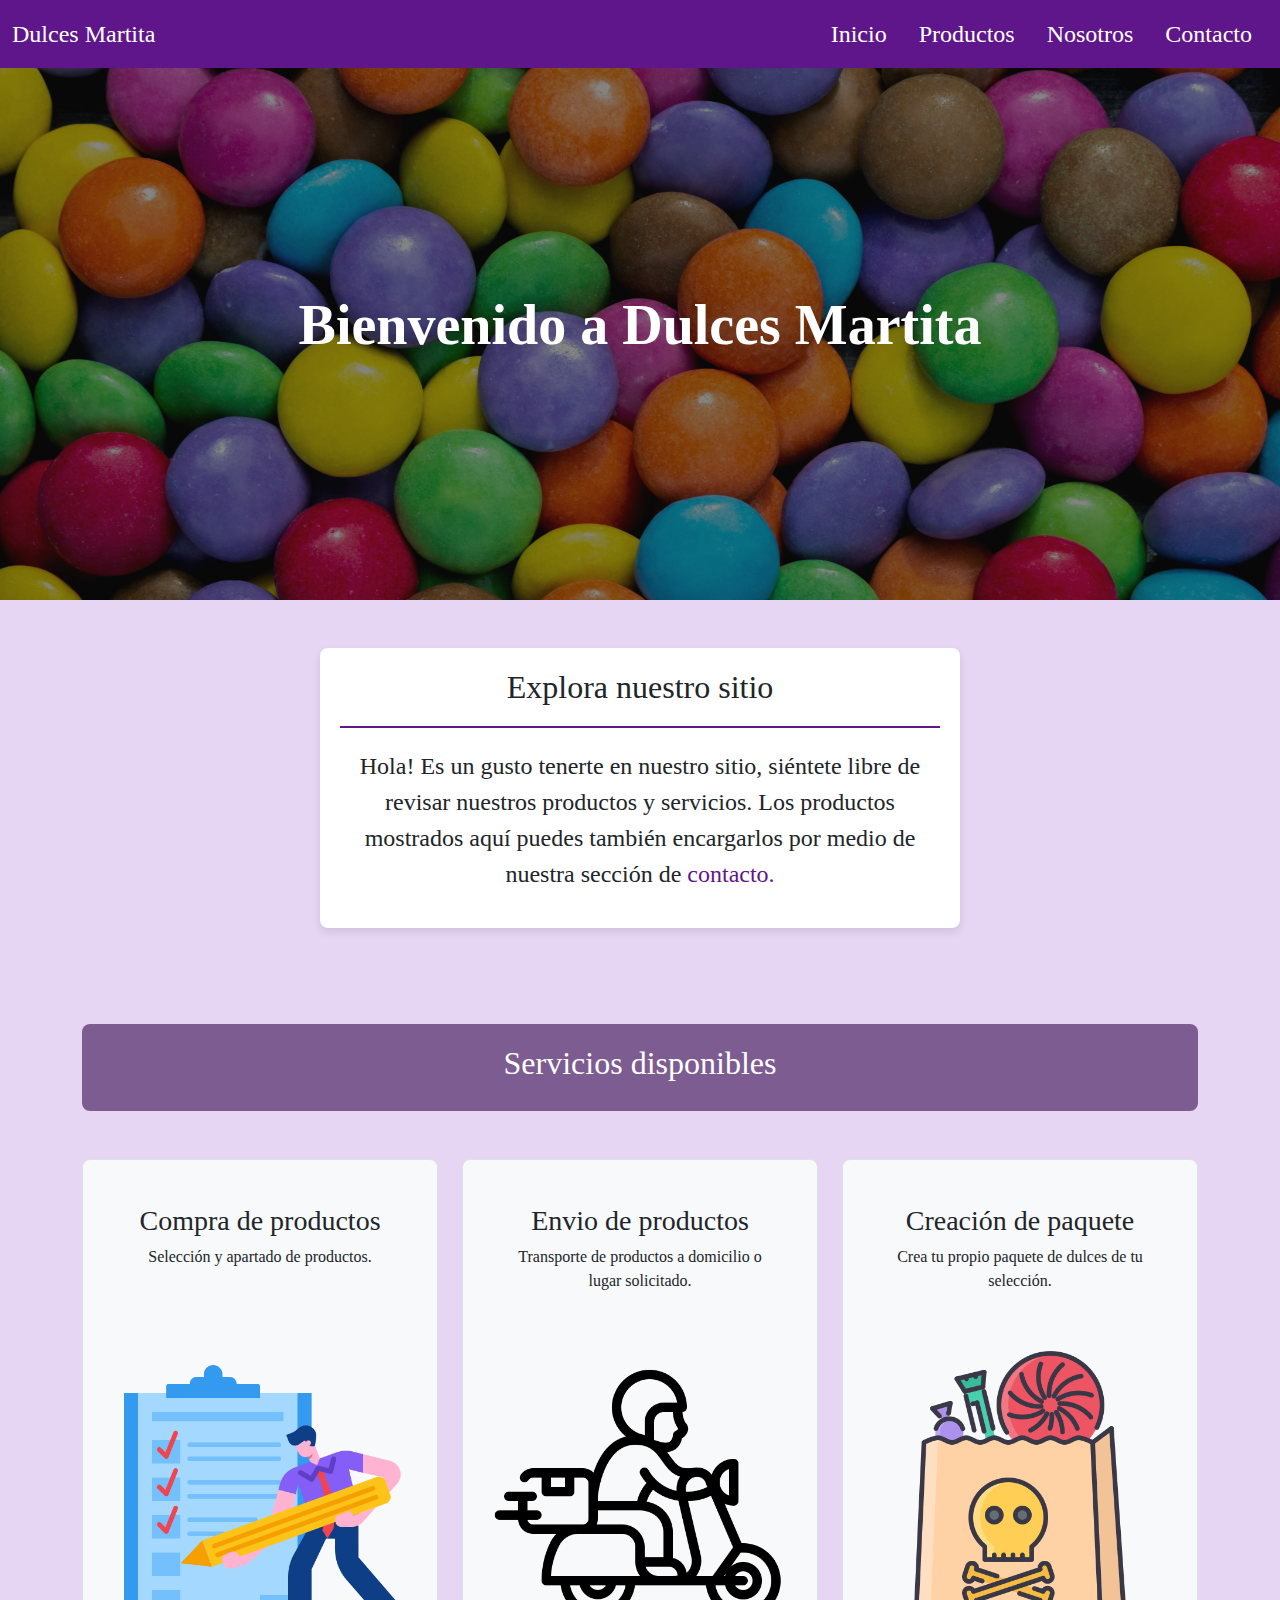
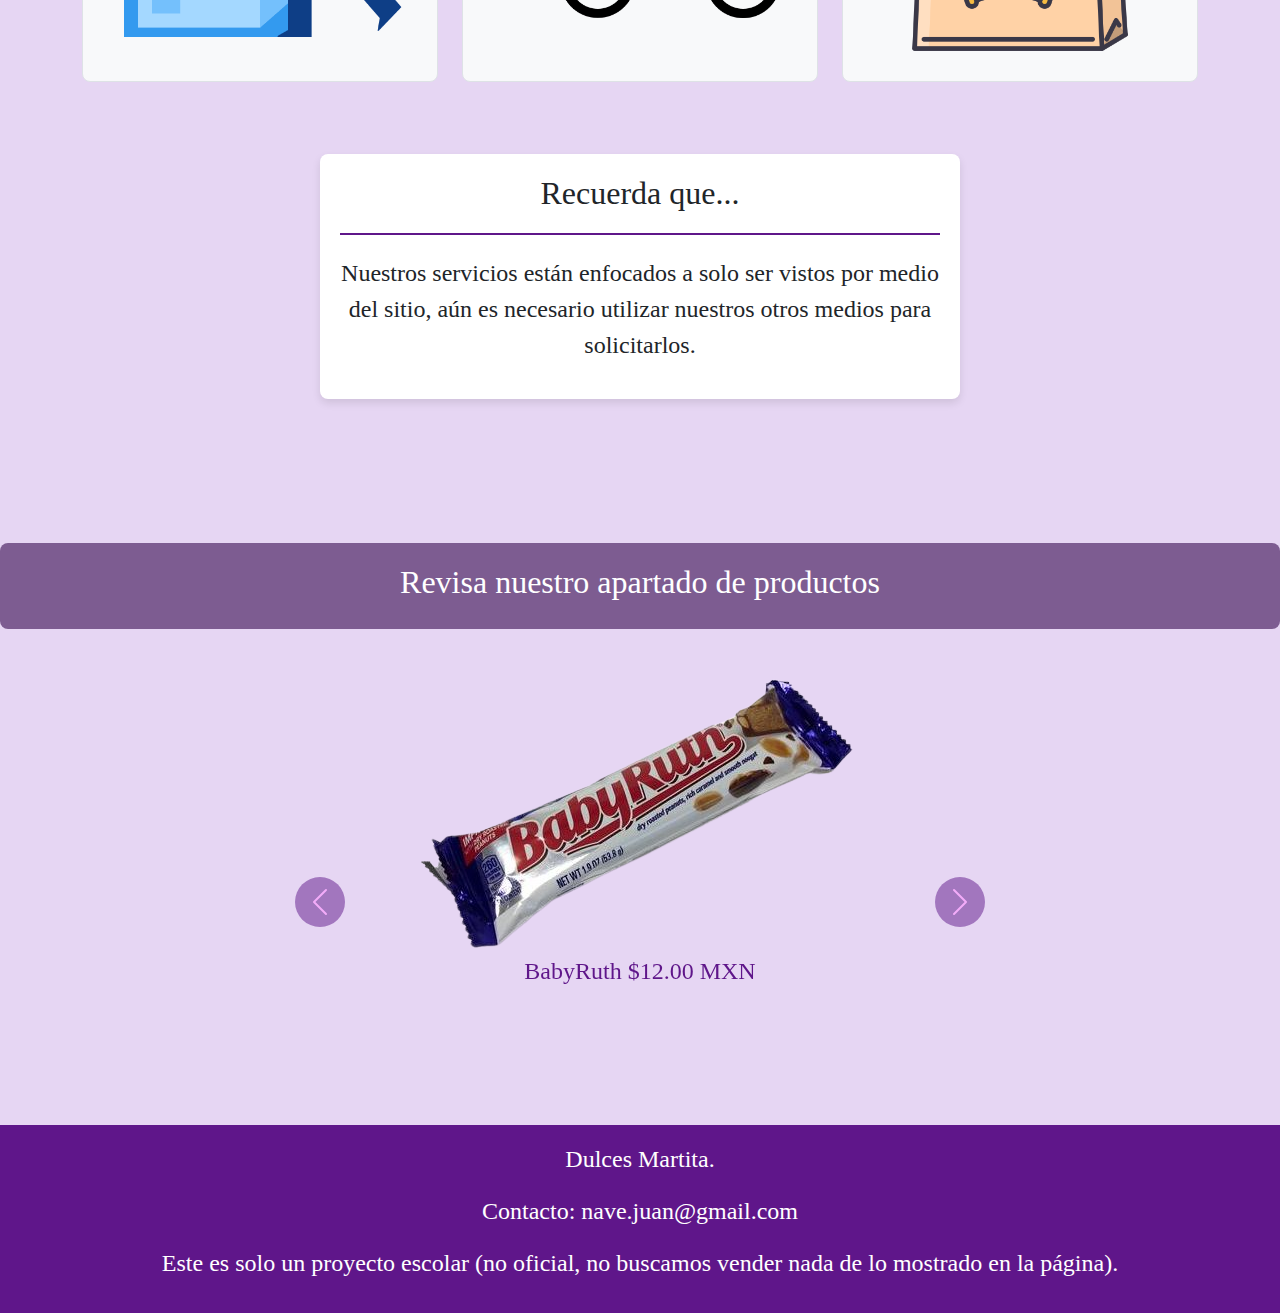
<file: index.html>
<!DOCTYPE html>
<html lang="es">
<head>
    <meta charset="UTF-8">
    <!-- bootstrap -->
    <link href="https://cdn.jsdelivr.net/npm/bootstrap@5.3.3/dist/css/bootstrap.min.css" 
    rel="stylesheet"
    integrity="sha384-QWTKZyjpPEjISv5WaRU9OFeRpok6YctnYmDr5pNlyT2bRjXh0JMhjY6hW+ALEwIH" 
    crossorigin="anonymous">
    <link rel="stylesheet" href="styles.css">
    <meta name="viewport" content="width=device-width, initial-scale=1.0">
    <title>Dulces Martita</title>
</head>
<body>
    <!-- Barra de navegación -->
    <nav class="navbar navbar-expand-lg navbar-dark">
        <div class="container-fluid">
            <a class="navbar-brand" href="index.html">Dulces Martita</a>
            <!-- Botón de hamburguesa -->
            <button class="navbar-toggler" type="button" data-bs-toggle="collapse" data-bs-target="#barrnavegacion" aria-controls="barrnavegacion" aria-expanded="false" aria-label="Toggle navigation">
                <span class="navbar-toggler-icon"></span>
            </button>
            <!-- Menú desplegable -->
            <div class="collapse navbar-collapse" id="barrnavegacion">
                <ul class="navbar-nav ms-auto">
                    <li class="nav-item">
                        <a class="nav-link px-3 active" href="index.html">Inicio</a>
                    </li>
                    <li class="nav-item">
                        <a class="nav-link px-3 active" href="productos.html">Productos</a>
                    </li>
                    <li class="nav-item">
                        <a class="nav-link px-3 active" href="nosotros.html">Nosotros</a>
                    </li>
                    <li class="nav-item">
                        <a class="nav-link px-3 active" href="contacto.html">Contacto</a>
                    </li>
                </ul>
            </div>
        </div>
    </nav>    
    <!-- Sección de imagen -->
    <section class="bg-image text-center position-relative">
        <div class="overlay"></div>
        <div class="d-flex h-100 align-items-center justify-content-center position-relative">
            <div class="text-white">
                <h1 class="display-4 fw-bold">Bienvenido a Dulces Martita</h1>
            </div>
        </div>
    </section>
    <!-- Sección descripción -->
    <section id="Descripción" class="py-5">
        <div class="d-flex justify-content-center">
            <div class="col-md-6 text-center">
                <div class="section-content">
                    <h2>Explora nuestro sitio</h2>
                    <p> 
                        Hola! Es un gusto tenerte en nuestro sitio, siéntete libre de revisar nuestros productos y servicios.
                        Los productos mostrados aquí puedes también encargarlos por medio de nuestra sección de <a href="contacto.html">contacto.</a>
                    </p>
                </div>
            </div>
        </div>
    </section>
     <!-- Sección de servicios -->
    <section id="Servicios" class="py-5">
        <div class="container">
            <div class="text-center mb-5 section-header">
                <h3 class="display-4">Servicios disponibles</h3>
            </div>
            <div class="row g-4">
                <div class="col-md-4 mb-4">
                    <div class="card service-card text-center h-100">
                        <div class="card-body">
                            <h3 class="car-title">Compra de productos</h3>
                            <p class="card-text">Selección y apartado de productos.</p>
                        </div>
                        <img src="images/cheque.png" class="card-img-bottom" alt="Encargo de productos">
                    </div>
                </div>
                <div class="col-md-4 mb-4">
                    <div class="card service-card text-center h-100">
                        <div class="card-body">
                            <h3 class="car-title">Envio de productos</h3>
                            <p class="card-text">Transporte de productos a domicilio o lugar solicitado.</p>
                        </div>
                        <img src="images/entrega-rapida.png" class="card-img-bottom" alt="Encargo de productos">
                    </div>
                </div>
                <div class="col-md-4 mb-4">
                    <div class="card service-card text-center h-100">
                        <div class="card-body">
                            <h3 class="car-title">Creación de paquete</h3>
                            <p class="card-text">Crea tu propio paquete de dulces de tu selección.</p>
                        </div>
                        <img src="images/dulce.png" class="card-img-bottom" alt="Encargo de productos">
                    </div>
                </div>
            </div>
        </div>
    <section id="Descripción" class="py-5">
        <div class="d-flex justify-content-center">
            <div class="col-md-6 text-center">
                <div class="section-content">
                    <h2>Recuerda que...</h2>
                    <p> 
                        Nuestros servicios están enfocados a solo ser vistos por medio del sitio, aún es necesario utilizar nuestros
                        otros medios para solicitarlos.  
                    </p>
                </div>
            </div>
        </div>
    </section>
    </section>
    <!-- Redirección a catalago con carrusel -->
    <!-- Sección de carrusel -->
    <section id="Carrusel" class="py-5">
        <div class="carousel-container">
            <div class="text-center mb-5 section-header">
                <h3 class="display-4">Revisa nuestro apartado de productos</h3>
            </div>
            <div id="carouselej" class="carousel slide text-center" data-bs-ride="carousel" data-bs-interval="2000">
                <!-- Indicadores -->
                <div class="carousel-indicators">
                    <button type="button" data-bs-target="#carouselej" data-bs-slide-to="0" class="active"></button>
                    <button type="button" data-bs-target="#carouselej" data-bs-slide-to="1"></button>
                    <button type="button" data-bs-target="#carouselej" data-bs-slide-to="2"></button>
                </div>

                <!-- Imágenes del carrusel -->
                <div class="carousel-inner">
                    <div class="carousel-item active">
                        <a href="productos.html">
                            <img src="images/bbruth.png" class="carousel-img" alt="Dulces 1">
                            <p>BabyRuth $12.00 MXN</p>
                        </a>
                    </div>
                    <div class="carousel-item">
                        <a href="productos.html">
                            <img src="images/picafresa2.png" class="carousel-img" alt="Dulces 2">
                            <p>Pica Fresa (bolsa) $70.00 MXN</p>
                        </a>
                    </div>
                    <div class="carousel-item">
                        <a href="productos.html">
                            <img src="images/Butter.png" class="carousel-img" alt="Dulces 3">
                            <p>ButterFinger $11.00 MXN</p>
                        </a>
                    </div>
                </div>

                <!-- Controles de navegación -->
                <button class="carousel-control-prev" type="button" data-bs-target="#carouselej" data-bs-slide="prev">
                    <span class="carousel-control-prev-icon"></span>
                </button>
                <button class="carousel-control-next" type="button" data-bs-target="#carouselej" data-bs-slide="next">
                    <span class="carousel-control-next-icon"></span>
                </button>
            </div>
        </div>
    </section>
          <!-- Footer -->
    <footer class="footer-custom text-center py-3">
        <div class="container">
            <p>Dulces Martita.</p>
            <p>Contacto: <a href="contacto.html" class="text-white">nave.juan@gmail.com</a></p>
            <p>Este es solo un proyecto escolar (no oficial, no buscamos vender nada de lo mostrado en la página).</p>
        </div>
    </footer>
    <script src="https://cdn.jsdelivr.net/npm/bootstrap@5.3.3/dist/js/bootstrap.bundle.min.js"></script>
</body>
</html>
</file>
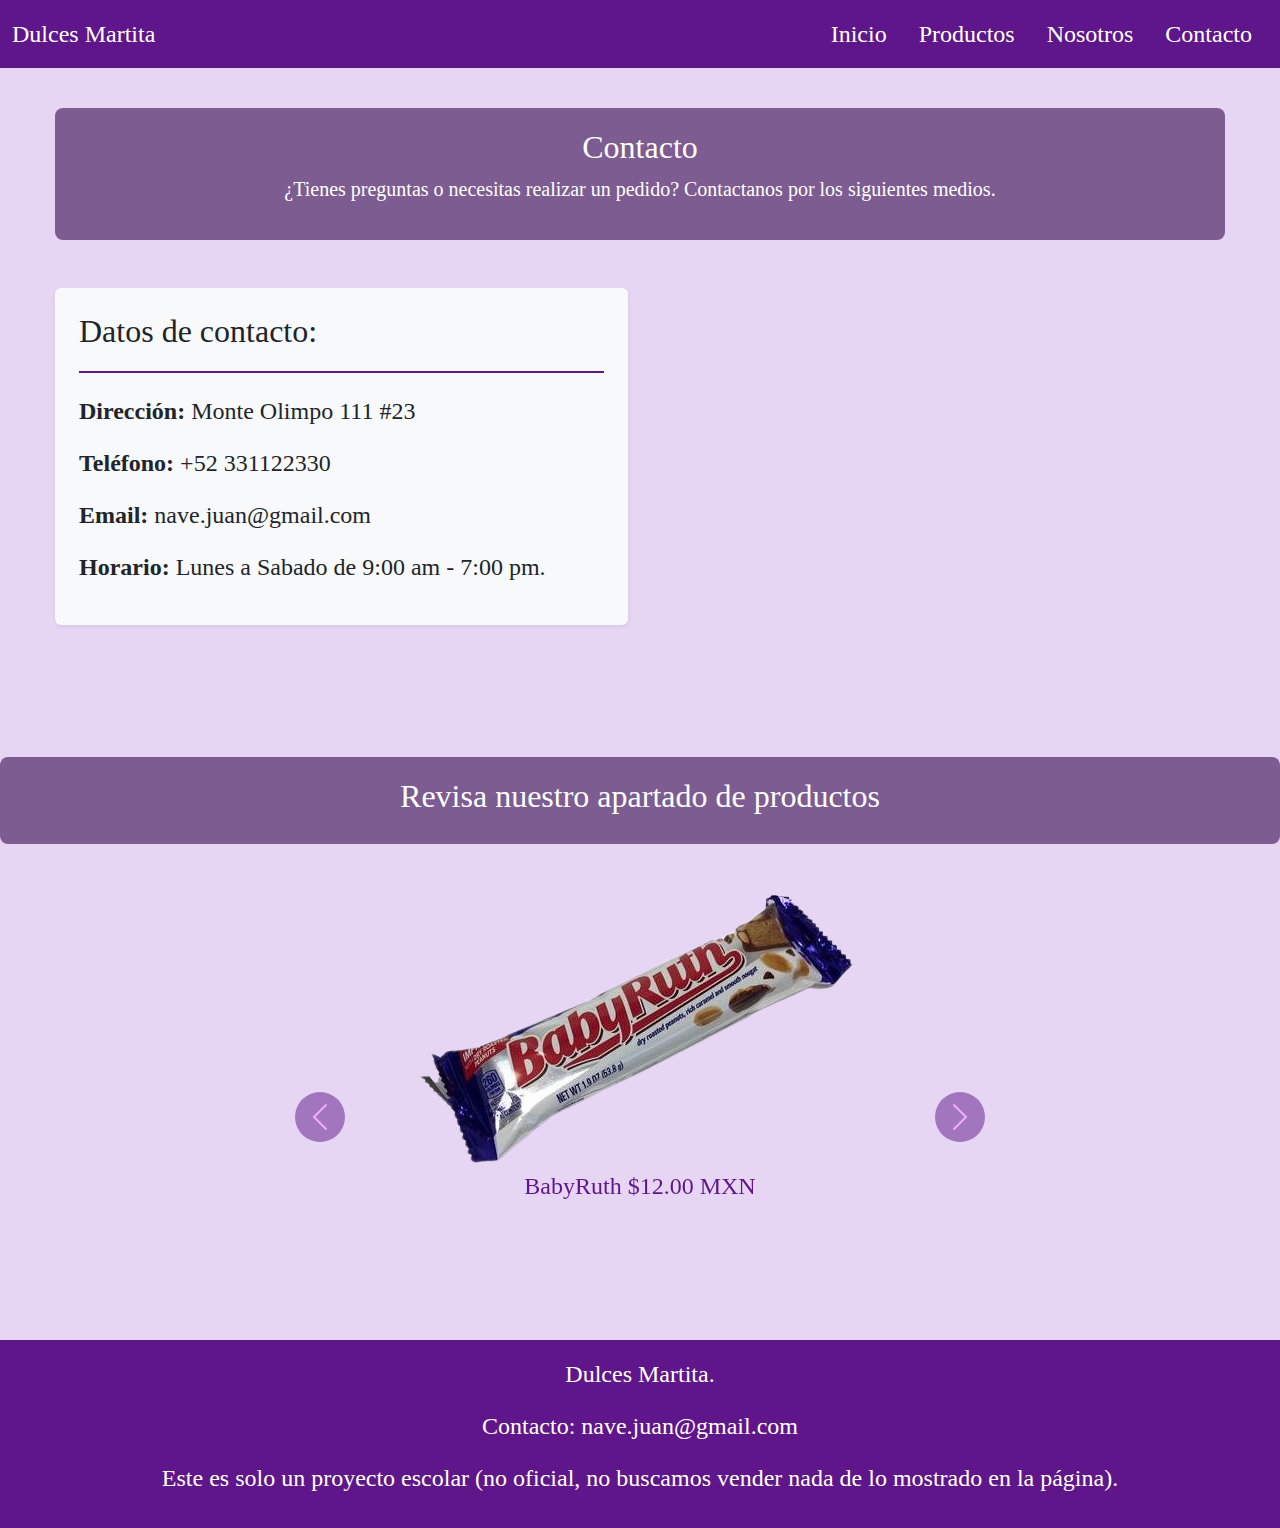
<file: contacto.html>
<!DOCTYPE html>
<html lang="es">
<head>
    <meta charset="UTF-8">
    <!-- bootstrap -->
    <link href="https://cdn.jsdelivr.net/npm/bootstrap@5.3.3/dist/css/bootstrap.min.css" 
    rel="stylesheet"
    integrity="sha384-QWTKZyjpPEjISv5WaRU9OFeRpok6YctnYmDr5pNlyT2bRjXh0JMhjY6hW+ALEwIH" 
    crossorigin="anonymous">
    <link rel="stylesheet" href="styles.css">
    <meta name="viewport" content="width=device-width, initial-scale=1.0">
    <title>Contacto</title>
</head>
<body>
    <!-- Barra de navegación -->
    <nav class="navbar navbar-expand-lg navbar-dark">
        <div class="container-fluid">
            <a class="navbar-brand" href="index.html">Dulces Martita</a>
            <!-- Botón de hamburguesa -->
            <button class="navbar-toggler" type="button" data-bs-toggle="collapse" data-bs-target="#barrnavegacion" aria-controls="barrnavegacion" aria-expanded="false" aria-label="Toggle navigation">
                <span class="navbar-toggler-icon"></span>
            </button>
            <!-- Menú desplegable -->
            <div class="collapse navbar-collapse" id="barrnavegacion">
                <ul class="navbar-nav ms-auto">
                    <li class="nav-item">
                        <a class="nav-link px-3 active" href="index.html">Inicio</a>
                    </li>
                    <li class="nav-item">
                        <a class="nav-link px-3 active" href="productos.html">Productos</a>
                    </li>
                    <li class="nav-item">
                        <a class="nav-link px-3 active" href="nosotros.html">Nosotros</a>
                    </li>
                    <li class="nav-item">
                        <a class="nav-link px-3 active" href="contacto.html">Contacto</a>
                    </li>
                </ul>
            </div>
        </div>
    </nav>    
    <!-- Sección de contacto -->
    <section id="contacto" class="py-5">
            <div class="body-wrapper">
                <div class="main-container">
                        <div class="text-center mb-5">
                            <div class="text-center mb-5 section-header">
                                <h3 class="display-4">Contacto</h3>
                                <p class="lead">¿Tienes preguntas o necesitas realizar un pedido? Contactanos por los siguientes medios.</p>
                            </div>
                        </div>
                        <div class="row justify-content">
                            <div class="col-md-6 mb-4">
                                <div class="p-4 bg-light rounded shadow-sm section-content">
                                    <h2>Datos de contacto:</h2>
                                    <p><strong>Dirección:</strong> Monte Olimpo 111 #23</p>
                                    <p><strong>Teléfono:</strong> +52 331122330</p>
                                    <p><strong>Email:</strong> nave.juan@gmail.com</p>
                                    <p><strong>Horario:</strong> Lunes a Sabado de 9:00 am - 7:00 pm.</p>
                                </div>
                            </div>
                            <div class="col-md-4 mb-4">
                                <div class="embed-responsive embed-responsive-4by3 mapa-pequeno">
                                    <iframe src="https://www.google.com/maps/embed?pb=!1m18!1m12!1m3!1d3732.535757843967!2d-103.33307622400754!3d20.688457899378314!2m3!1f0!2f0!3f0!3m2!1i1024!2i768!4f13.1!3m3!1m2!1s0x8428b195db166d25%3A0x2a3e113f2697c4da!2sMonte%20Olimpo%20111%2C%20Independencia%20Oriente%2C%2044340%20Guadalajara%2C%20Jal.!5e0!3m2!1ses!2smx!4v1740074776711!5m2!1ses!2smx" width="600" height="450" style="border:0;" allowfullscreen="" loading="lazy" referrerpolicy="no-referrer-when-downgrade"></iframe>
                                </div>
                            </div>
                        </div>
                </div>
            </div>
    </section>
    <!-- Redirección a catalago con carrusel -->
    <!-- Sección de carrusel -->
    <section id="Carrusel" class="py-5">
        <div class="carousel-container">
            <div class="text-center mb-5 section-header">
                <h3 class="display-4">Revisa nuestro apartado de productos</h3>
            </div>
            <div id="carouselej" class="carousel slide text-center" data-bs-ride="carousel" data-bs-interval="2000">
                <!-- Indicadores -->
                <div class="carousel-indicators">
                    <button type="button" data-bs-target="#carouselej" data-bs-slide-to="0" class="active"></button>
                    <button type="button" data-bs-target="#carouselej" data-bs-slide-to="1"></button>
                    <button type="button" data-bs-target="#carouselej" data-bs-slide-to="2"></button>
                </div>

                <!-- Imágenes del carrusel -->
                <div class="carousel-inner">
                    <div class="carousel-item active">
                        <a href="productos.html">
                            <img src="images/bbruth.png" class="carousel-img" alt="Dulces 1">
                            <p>BabyRuth $12.00 MXN</p>
                        </a>
                    </div>
                    <div class="carousel-item">
                        <a href="productos.html">
                            <img src="images/picafresa2.png" class="carousel-img" alt="Dulces 2">
                            <p>Pica Fresa (bolsa) $70.00 MXN</p>
                        </a>
                    </div>
                    <div class="carousel-item">
                        <a href="productos.html">
                            <img src="images/Butter.png" class="carousel-img" alt="Dulces 3">
                            <p>ButterFinger $11.00 MXN</p>
                        </a>
                    </div>
                </div>

                <!-- Controles de navegación -->
                <button class="carousel-control-prev" type="button" data-bs-target="#carouselej" data-bs-slide="prev">
                    <span class="carousel-control-prev-icon"></span>
                </button>
                <button class="carousel-control-next" type="button" data-bs-target="#carouselej" data-bs-slide="next">
                    <span class="carousel-control-next-icon"></span>
                </button>
            </div>
        </div>
    </section>
    <!-- Footer -->
    <footer class="footer-custom text-center py-3">
        <div class="container">
            <p>Dulces Martita.</p>
            <p>Contacto: <a href="contacto.html" class="text-white">nave.juan@gmail.com</a></p>
            <p>Este es solo un proyecto escolar (no oficial, no buscamos vender nada de lo mostrado en la página).</p>
        </div>
    </footer>
    <script src="https://cdn.jsdelivr.net/npm/bootstrap@5.3.3/dist/js/bootstrap.bundle.min.js"></script>
</body>
</file>
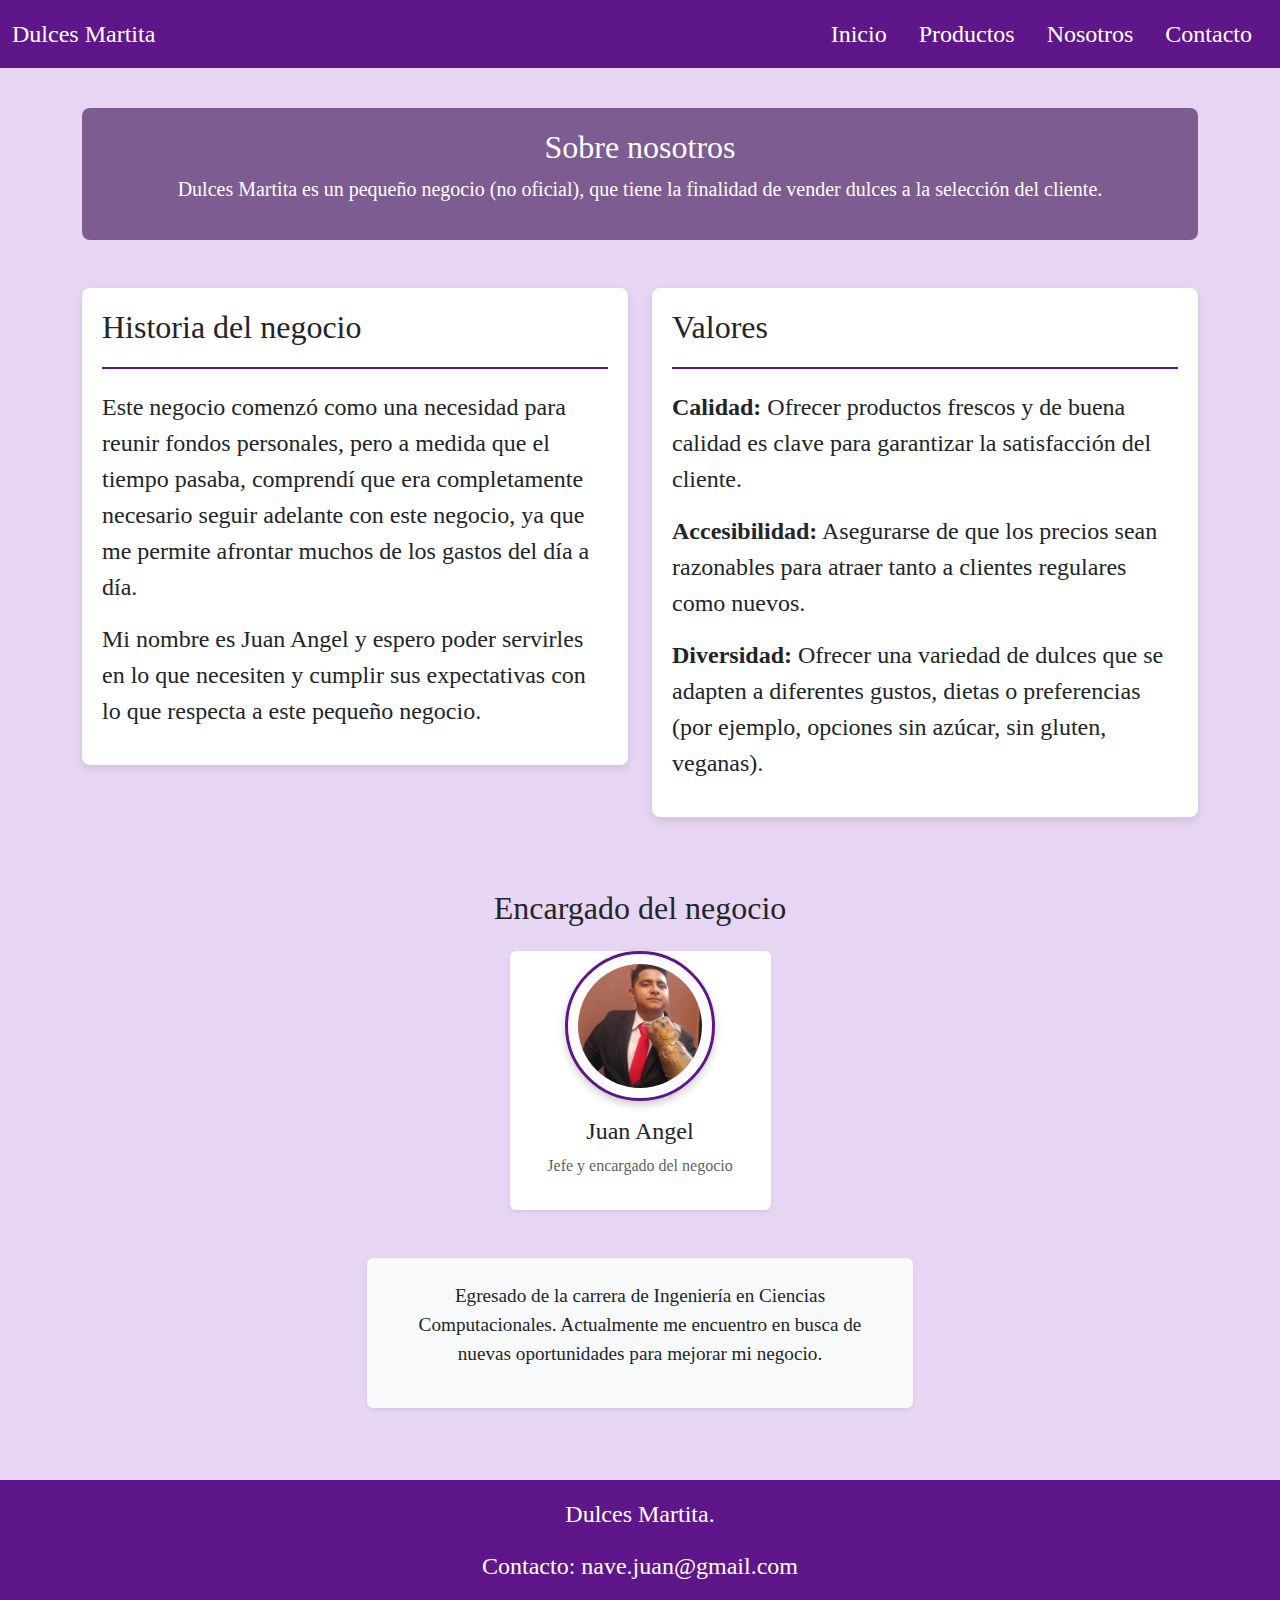
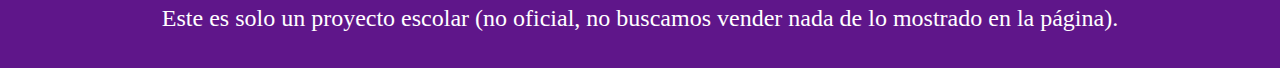
<file: nosotros.html>
<!DOCTYPE html>
<html lang="es">
<head>
    <meta charset="UTF-8">
    <!-- bootstrap -->
    <link href="https://cdn.jsdelivr.net/npm/bootstrap@5.3.3/dist/css/bootstrap.min.css" 
    rel="stylesheet"
    integrity="sha384-QWTKZyjpPEjISv5WaRU9OFeRpok6YctnYmDr5pNlyT2bRjXh0JMhjY6hW+ALEwIH" 
    crossorigin="anonymous">
    <link rel="stylesheet" href="styles.css">
    <meta name="viewport" content="width=device-width, initial-scale=1.0">
    <title>Nosotros</title>
</head>
<body>
    <!-- Barra de navegación -->
    <nav class="navbar navbar-expand-lg navbar-dark">
        <div class="container-fluid">
            <a class="navbar-brand" href="index.html">Dulces Martita</a>
            <!-- Botón de hamburguesa -->
            <button class="navbar-toggler" type="button" data-bs-toggle="collapse" data-bs-target="#barrnavegacion" aria-controls="barrnavegacion" aria-expanded="false" aria-label="Toggle navigation">
                <span class="navbar-toggler-icon"></span>
            </button>
            <!-- Menú desplegable -->
            <div class="collapse navbar-collapse" id="barrnavegacion">
                <ul class="navbar-nav ms-auto">
                    <li class="nav-item">
                        <a class="nav-link px-3 active" href="index.html">Inicio</a>
                    </li>
                    <li class="nav-item">
                        <a class="nav-link px-3 active" href="productos.html">Productos</a>
                    </li>
                    <li class="nav-item">
                        <a class="nav-link px-3 active" href="nosotros.html">Nosotros</a>
                    </li>
                    <li class="nav-item">
                        <a class="nav-link px-3 active" href="contacto.html">Contacto</a>
                    </li>
                </ul>
            </div>
        </div>
    </nav>    
    <section id="nosotros" class="py-5">
        <div class="container">
            <div class="text-center mb-5 section-header">
                <h3 class="display-4">Sobre nosotros</h3>
                <p class="lead">Dulces Martita es un pequeño negocio (no oficial), que tiene la finalidad de vender dulces a la selección del cliente.</p>
            </div>
            <div class="row mb-5">
                <div class="col-md-6 mb-4">
                    <div class="section-content">
                        <h2>Historia del negocio</h2>
                        <p> Este negocio comenzó como una necesidad para reunir fondos personales, pero a medida
                            que el tiempo pasaba, comprendí que era completamente necesario seguir adelante
                            con este negocio, ya que me permite afrontar muchos de los gastos del día a día.
                        </p>
                        <p>
                            Mi nombre es Juan Angel y espero poder servirles en lo que necesiten y cumplir sus expectativas con lo que
                            respecta a este pequeño negocio.
                        </p>
                    </div>
                </div>
                <div class="col-md-6 mb-4">
                    <div class="section-content">
                        <h2>Valores</h2>
                        <p><strong>Calidad:</strong> Ofrecer productos frescos y de buena calidad es clave para garantizar la satisfacción del cliente.</p>
                        <p><strong>Accesibilidad:</strong> Asegurarse de que los precios sean razonables para atraer tanto a clientes regulares como nuevos.</p>
                        <p><strong>Diversidad:</strong> Ofrecer una variedad de dulces que se adapten a diferentes gustos, dietas o preferencias (por ejemplo, opciones sin azúcar, sin gluten, veganas).</p>
                    </div>
                </div>
            </div>
            <div class="text-center mb-5">
                <h2 class="mb-4">Encargado del negocio</h2>
                <div class="row justify-content-center"> <!-- Modificar si se agregan más-->
                    <div class="col-md-3">
                        <div class="card border-0 shadow-sm">
                            <img src="images/juancho.png" class="img-fluid team-img rounded-circle" alt="Jefe de negocio">
                            <div class="card-body">
                                <h4>Juan Angel</h4>
                                <p class="text-muted">Jefe y encargado del negocio</p>
                            </div>
                        </div>
                    </div>
                </div>
            </div>
            <div class="row text-center justify-content-center">
                <div class="col-md-6 mb-4">
                    <div class="p-4 bg-light rounded shadow-sm contact-info">
                        <p> 
                            Egresado de la carrera de Ingeniería en Ciencias Computacionales. Actualmente me encuentro
                            en busca de nuevas oportunidades para mejorar mi negocio.
                        </p>
                    </div>
                </div>
            </div>
        </div>
    </section>
    <!-- Footer -->
    <footer class="footer-custom text-center py-3">
        <div class="container">
            <p>Dulces Martita.</p>
            <p>Contacto: <a href="contacto.html" class="text-white">nave.juan@gmail.com</a></p>
            <p>Este es solo un proyecto escolar (no oficial, no buscamos vender nada de lo mostrado en la página).</p>
        </div>
    </footer>
    <script src="https://cdn.jsdelivr.net/npm/bootstrap@5.3.3/dist/js/bootstrap.bundle.min.js"></script>
</body>
</file>
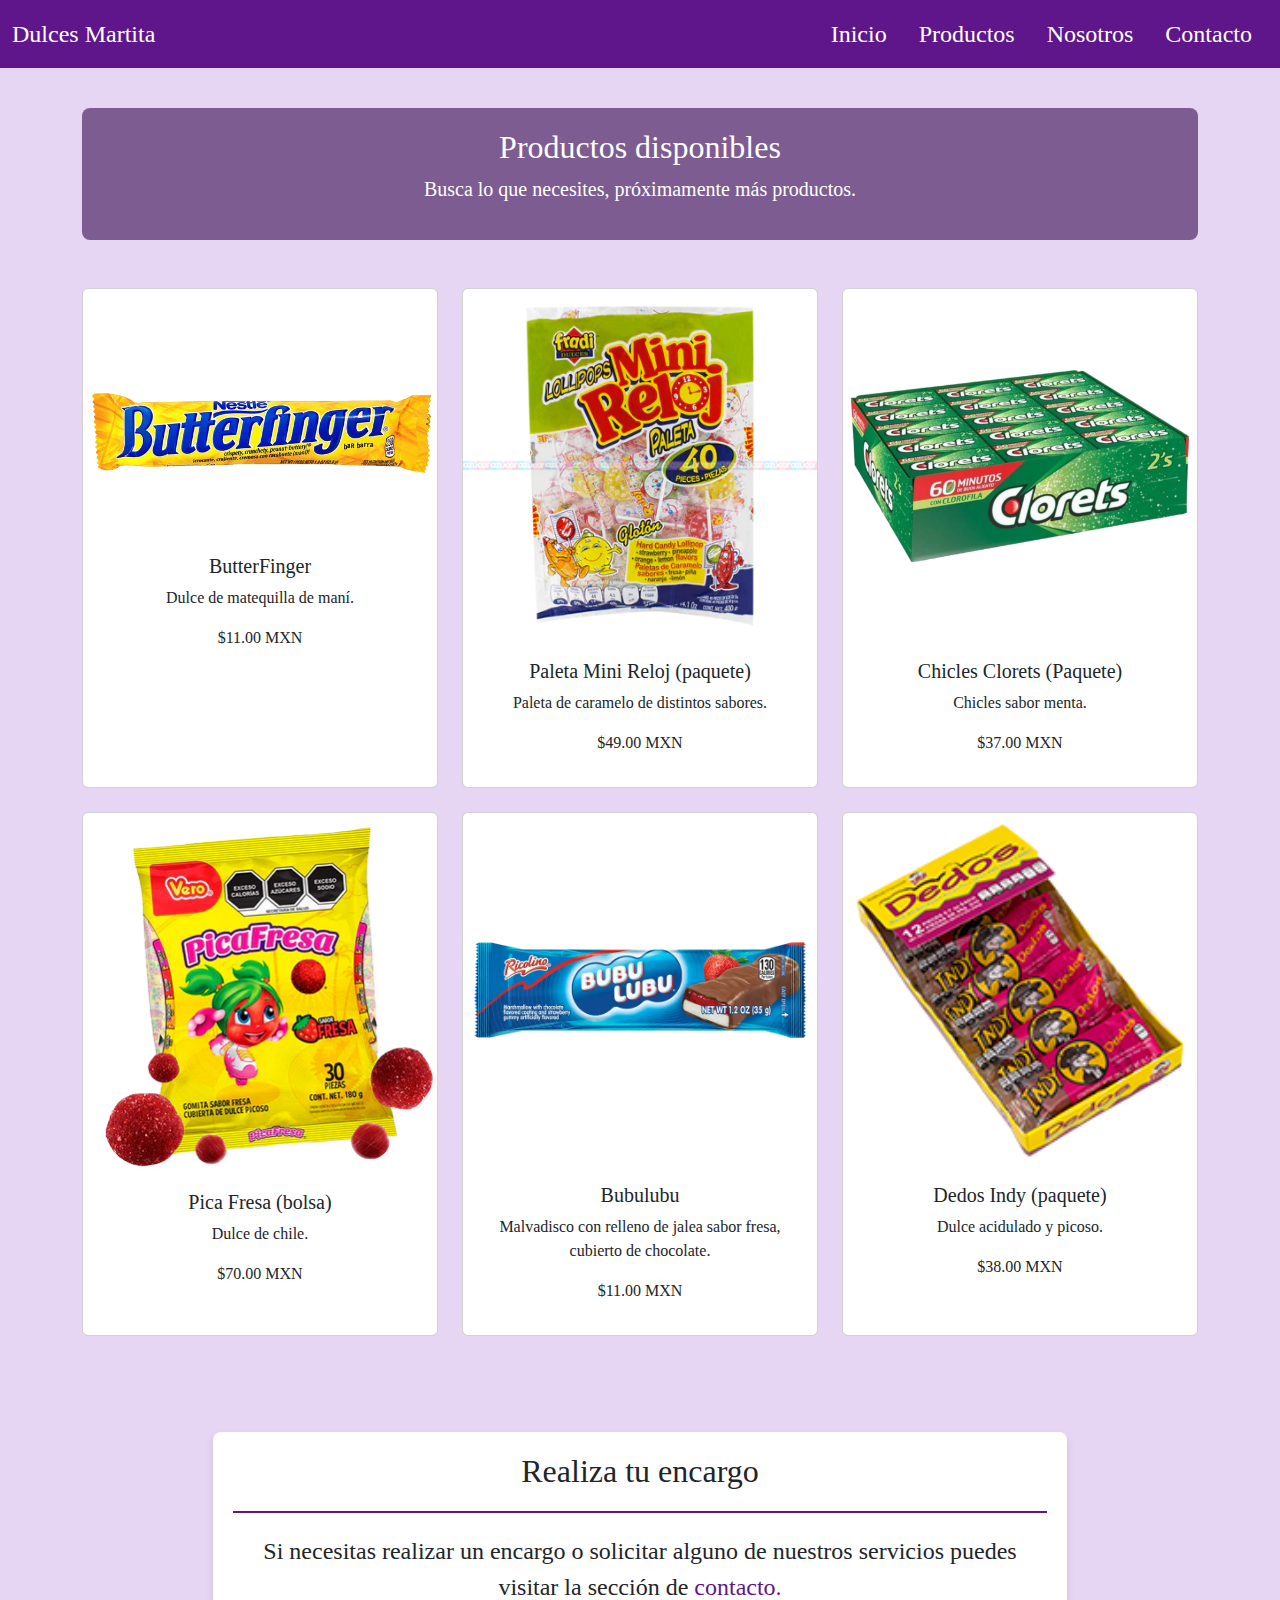
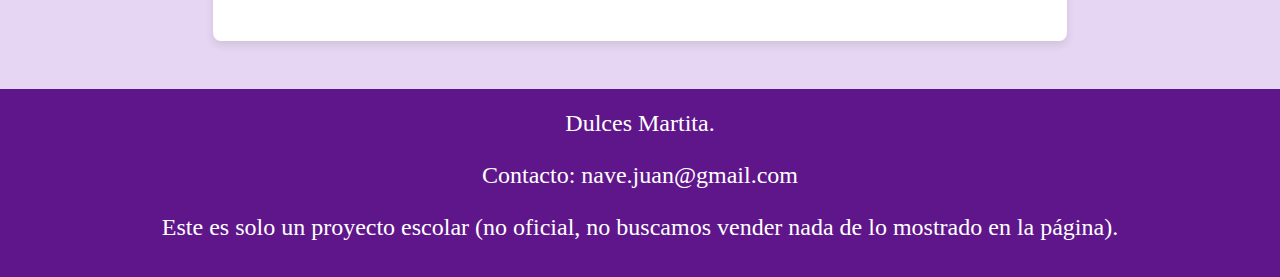
<file: productos.html>
<!DOCTYPE html>
<html lang="es">
<head>
    <meta charset="UTF-8">
    <!-- bootstrap -->
    <link href="https://cdn.jsdelivr.net/npm/bootstrap@5.3.3/dist/css/bootstrap.min.css" 
    rel="stylesheet"
    integrity="sha384-QWTKZyjpPEjISv5WaRU9OFeRpok6YctnYmDr5pNlyT2bRjXh0JMhjY6hW+ALEwIH" 
    crossorigin="anonymous">
    <link rel="stylesheet" href="styles.css">
    <meta name="viewport" content="width=device-width, initial-scale=1.0">
    <title>Productos</title>
</head>
<body>
    <!-- Barra de navegación -->
    <nav class="navbar navbar-expand-lg navbar-dark">
        <div class="container-fluid">
            <a class="navbar-brand" href="index.html">Dulces Martita</a>
            <!-- Botón de hamburguesa -->
            <button class="navbar-toggler" type="button" data-bs-toggle="collapse" data-bs-target="#barrnavegacion" aria-controls="barrnavegacion" aria-expanded="false" aria-label="Toggle navigation">
                <span class="navbar-toggler-icon"></span>
            </button>
            <!-- Menú desplegable -->
            <div class="collapse navbar-collapse" id="barrnavegacion">
                <ul class="navbar-nav ms-auto">
                    <li class="nav-item">
                        <a class="nav-link px-3 active" href="index.html">Inicio</a>
                    </li>
                    <li class="nav-item">
                        <a class="nav-link px-3 active" href="productos.html">Productos</a>
                    </li>
                    <li class="nav-item">
                        <a class="nav-link px-3 active" href="nosotros.html">Nosotros</a>
                    </li>
                    <li class="nav-item">
                        <a class="nav-link px-3 active" href="contacto.html">Contacto</a>
                    </li>
                </ul>
            </div>
        </div>
    </nav>    
    <!-- Sección de dulces -->
    <section id="dulces" class="py-5">
        <div class="container">
            <div class="text-center mb-5 section-header">
                <h3 class="display-4">Productos disponibles</h3>
                <p class="lead">Busca lo que necesites, próximamente más productos.</p>
            </div>
            <div class="row g-4">
                <div class="col-md-4">
                    <div class="card text-center h-100">
                        <img src="images/Butter2.png" class="card-img-top" alt="ButterFinger">
                        <div class="card-body">
                            <h5 class="card-title">ButterFinger</h5>
                            <p class="card-text">Dulce de matequilla de maní.</p>
                            <p class="card-price">$11.00 MXN</p>
                        </div>
                    </div>
                </div>
                <div class="col-md-4">
                    <div class="card text-center h-100">
                        <img src="images/Paletatiempom.png" class="card-img-top" alt="Paleta mini reloj">
                        <div class="card-body">
                            <h5 class="card-title">Paleta Mini Reloj (paquete)</h5>
                            <p class="card-text">Paleta de caramelo de distintos sabores.</p>
                            <p class="card-price">$49.00 MXN</p>
                        </div>
                    </div>
                </div>
                <div class="col-md-4">
                    <div class="card text-center h-100">
                        <img src="images/chclorets.png" class="card-img-top" alt="Chicles Clorets">
                        <div class="card-body">
                            <h5 class="card-title">Chicles Clorets (Paquete)</h5>
                            <p class="card-text">Chicles sabor menta.</p>
                            <p class="card-price">$37.00 MXN</p>
                        </div>
                    </div>
                </div>
                <div class="col-md-4">
                    <div class="card text-center h-100">
                        <img src="images/picafresa2.png" class="card-img-top" alt="Pica Fresa">
                        <div class="card-body">
                            <h5 class="card-title">Pica Fresa (bolsa)</h5>
                            <p class="card-text">Dulce de chile.</p>
                            <p class="card-price">$70.00 MXN</p>
                        </div>
                    </div>
                </div>
                <div class="col-md-4">
                    <div class="card text-center h-100">
                        <img src="images/bubulubu.png" class="card-img-top" alt="Bubulubu">
                        <div class="card-body">
                            <h5 class="card-title">Bubulubu</h5>
                            <p class="card-text">Malvadisco con relleno de jalea sabor fresa, cubierto de chocolate.</p>
                            <p class="card-price">$11.00 MXN</p>
                        </div>
                    </div>
                </div>
                <div class="col-md-4">
                    <div class="card text-center h-100">
                        <img src="images/dedosIndy2.png" class="card-img-top" alt="DedosIndy">
                        <div class="card-body">
                            <h5 class="card-title">Dedos Indy (paquete)</h5>
                            <p class="card-text">Dulce acidulado y picoso.</p>
                            <p class="card-price">$38.00 MXN</p>
                        </div>
                    </div>
                </div>
            </div>
        </div>
    </section>
    <section id="Descripción" class="py-5">
        <div class="d-flex justify-content-center">
            <div class="col-md-8 text-center">
                <div class="section-content">
                    <h2>Realiza tu encargo</h2>
                    <p> 
                        Si necesitas realizar un encargo o solicitar alguno de nuestros servicios puedes visitar la sección de <a href="contacto.html">contacto.</a>
                    </p>
                </div>
            </div>
        </div>
    </section>
    <!-- Footer -->
    <footer class="footer-custom text-center py-3">
        <div class="container">
            <p>Dulces Martita.</p>
            <p>Contacto: <a href="contacto.html" class="text-white">nave.juan@gmail.com</a></p>
            <p>Este es solo un proyecto escolar (no oficial, no buscamos vender nada de lo mostrado en la página).</p>
        </div>
    </footer>
    <script src="https://cdn.jsdelivr.net/npm/bootstrap@5.3.3/dist/js/bootstrap.bundle.min.js"></script>

</body>
</file>
<file: styles.css>
body {
    font-family:'Times New Roman', Times, serif;
    background-color: #e6d6f3 !important;
    padding-top: 60px;
}

.bg-image {
    background-image: url('images/pexels-outandaboutwithliz-11155163.jpg');
    height: 60vh;
    background-size: cover;
    background-position: center;
    background-attachment: fixed; /* Efecto parallax */
    position: relative;
}

.overlay {
    position: absolute;
    top: 0;
    left: 0;
    width: 100%;
    height: 100%;
    background: rgba(15, 15, 15, 0.514);
}


a {
    color: #5f168a;
    text-decoration: none;
}

a:hover {
    color: #7d5c91;
}

.navbar {
    background-color: #5f168a !important;
    font-size: 1.5rem;
    position: fixed;
    top: 0;
    width: 100%;
    z-index: 1000;
}

.navbar-brand {
    font-size: 1.5rem; /* Aumenta el tamaño del texto del logo */
}

.carousel-container {
    max-width: 1300px; /* Ajusta el tamaño según necesites */
    margin: 0 auto; /* Centra el carrusel */
    font-size: 1.5rem; /* Aumenta el tamaño del texto del logo */
}

.carousel-img {
    max-width: 60%; /* Ajusta el ancho al 60% del contenedor */
    height: auto; /* Mantiene la proporción */
    margin: auto; /* Centra las imágenes */
}

.carousel-indicators {
    display: none !important;
}

#carouselej {
    height: 400px;
    overflow: hidden;
}
.carousel-inner img {
    object-fit: cover; /* Asegura que las imágenes cubran todo el espacio sin distorsionarse */
    height: 100%;
}

/* Cambia el color de las flechas del carrusel */
.carousel-control-prev-icon,
.carousel-control-next-icon {
    filter: invert(35%) sepia(90%) saturate(500%) hue-rotate(250deg);
}

/* Ajustar la posición de las flechas del carrusel */
.carousel-control-prev {
    left: 25%; /* Mueve la flecha izquierda más al centro */
    transform: translateX(-50%);
    top: 50%; /* Ajusta para mover la flecha hacia abajo */
}

.carousel-control-next {
    right: 25%; /* Mueve la flecha derecha más al centro */
    transform: translateX(50%);
    top: 50%; /* Ajusta para mover la flecha hacia abajo */
}

/* Opcional: Cambiar el color del fondo de las flechas */
.carousel-control-prev, 
.carousel-control-next {
    background-color: #5f168a; /* Ajusta la opacidad y color */
    border-radius: 50%;
    width: 50px;
    height: 50px;
}


.footer-custom {
    background-color: #5f168a;
    color: white; 
    padding: 20px; /* Ajusta el espacio interno */
    font-size: 1.5rem;
}


.service-card {
    transition: transform 0.3s ease, box-shadow 0.3s ease;
    border: 1px solid #dee2e6; 
    border-radius: 0.375rem; 
    margin-bottom: 1.5rem; 
    background-color: #f8f9fa;
    border-radius: 8px;
    padding: 20px;
    border: 1px solid #dee2e6;
}

.service-card img {
    max-width: 300px; /* Ajusta el tamaño de la imagen */
    height: auto;
    margin: 10px auto;
}

.service-card:hover {
    transform: scale(1.05);
    box-shadow: 0 4px 8px rgba(0, 0, 0, 0.2);
}

.service-card .card-body {
    padding: 1.5rem; 
}

.card-img-top {
    transition: transform 0.3s ease;
}

.card-img-top:hover {
    transform: scale(1.1);
}

.team-img {
    width: 80%;  
    max-width: 150px;  /* Limita el ancho de la imagen */
    max-height: 150px;
    object-fit: cover;
    margin: 0 auto;  /* Centra la imagen */
    padding: 10px;
    border: 3px solid #5f168a;
    box-shadow: 0 4px 8px rgba(0, 0, 0, 0.2);
}

.section-header {
    background-color: #7d5c91; 
    color: white;
    padding: 20px 0;
    border-radius: 0.5rem;
}

.section-content {
    background-color: #ffffff; 
    padding: 20px;
    border-radius: 0.5rem;
    box-shadow: 0 4px 8px rgba(0, 0, 0, 0.1); 
    font-size: 1.5rem; /* Texto del cuerpo */
}

.section-content h2 {
    border-bottom: 2px solid #5f168a; 
    padding-bottom: 20px;
    margin-bottom: 20px;
    font-size: 2rem; /* Titulos */
}

.section-header h3 {
    font-size: 2rem; /* Los que están de color morado */
}


.contact-info p {
    font-size: 1.2rem; 
}

#contacto .body-wrapper {
    max-width: 1200px;  /* Ajusta el valor según el tamaño que desees */
    margin: 0 auto;  /* Centra el contenido */
    padding: 0 15px;  /* Espaciado en los laterales para evitar que se pegue */
}

.mapa-pequeno iframe {
    width: 200%; /* Se ajustará al contenedor */
    max-width: 570px; /* Establece un ancho máximo */
    height: 342px; /* Puedes ajustar la altura si es necesario */
}
</file>
